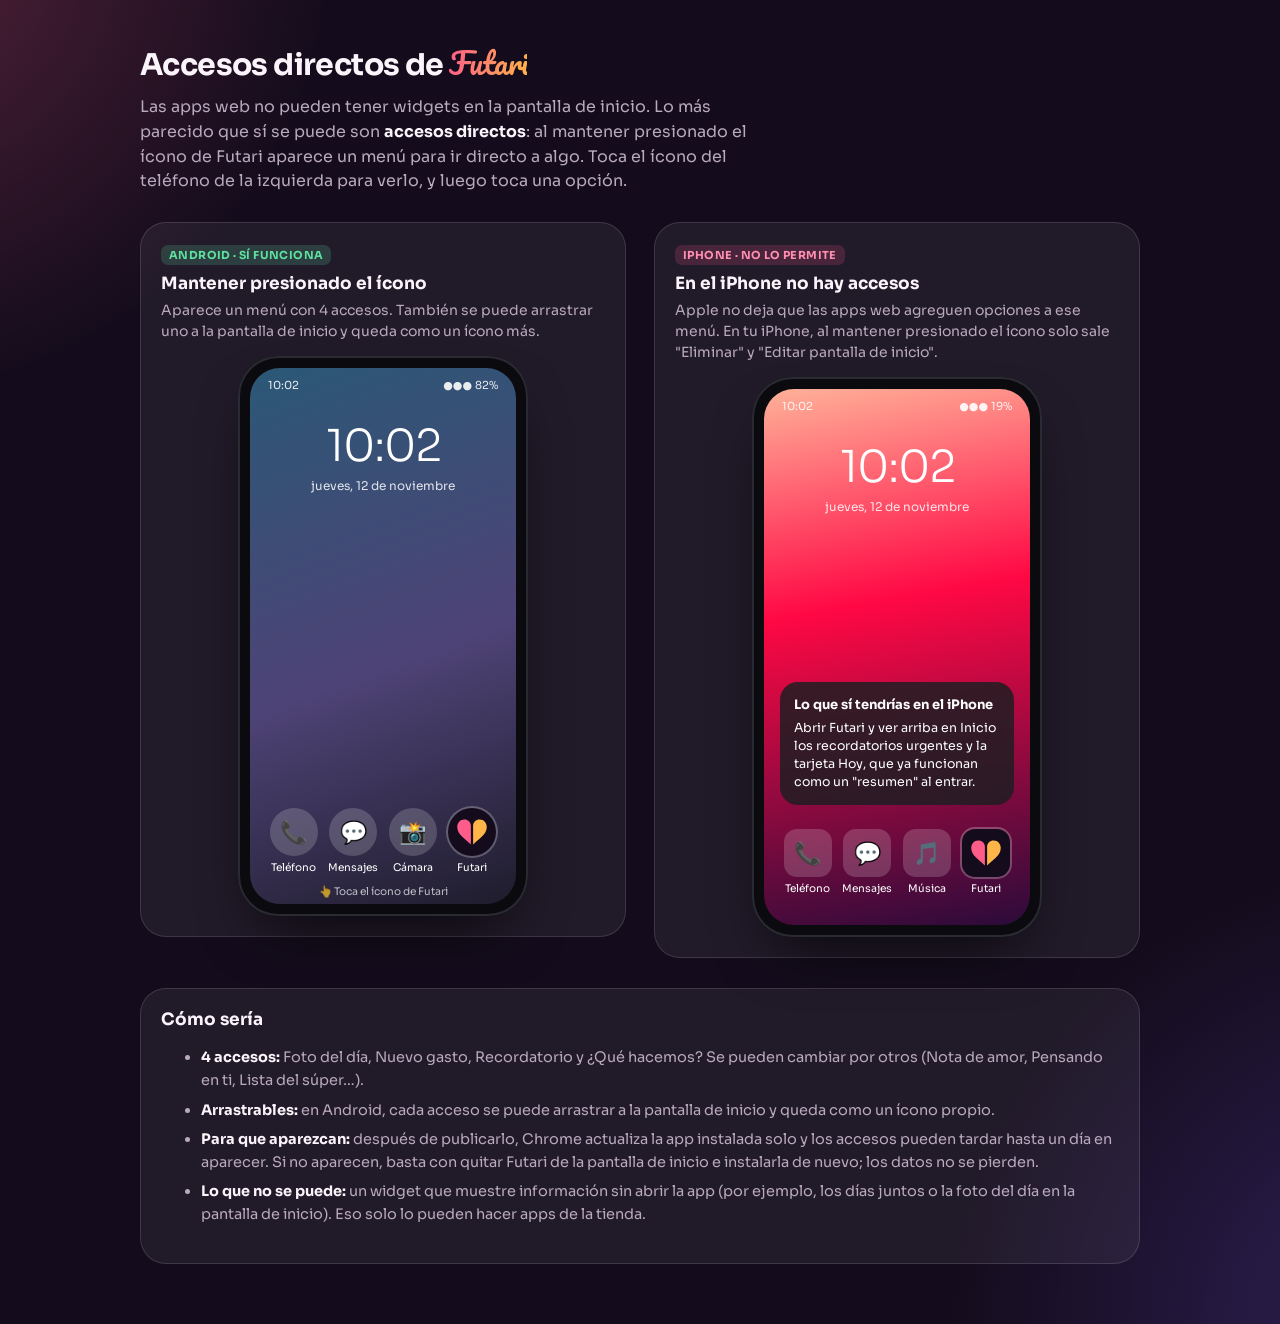
<file: accesos-directos-futari.html>
<!DOCTYPE html>
<html lang="es">
<head>
<meta charset="UTF-8">
<meta name="viewport" content="width=device-width, initial-scale=1">
<title>Futari · Accesos directos</title>
<link href="https://fonts.googleapis.com/css2?family=Sora:wght@400;600;700;800&family=Pacifico&display=swap" rel="stylesheet">
<style>
  :root { --bg:#140C1C; --panel:#1D1326; --line:rgba(255,255,255,.13); --text:#FBF4FA; --muted:#B9A9BE; --g1:#FF5C8A; --g2:#FFB547; --g3:#7B5CFF; }
  * { box-sizing: border-box; }
  body { margin:0; font-family:Sora, system-ui, sans-serif; color:var(--text); background:var(--bg);
    background-image: radial-gradient(60vmax 60vmax at -10% -5%, rgba(255,92,138,.28), transparent 60%), radial-gradient(60vmax 60vmax at 110% 100%, rgba(123,92,255,.25), transparent 60%); min-height:100vh; }
  main { max-width: 1040px; margin:0 auto; padding: 36px 20px 60px; }
  h1 { font-size: 30px; margin: 0 0 6px; letter-spacing:-.6px; }
  h1 .brand { font-family: Pacifico, cursive; font-weight: 400; background: linear-gradient(100deg,var(--g1),var(--g2)); -webkit-background-clip:text; background-clip:text; color:transparent; }
  .lead { color: var(--muted); margin: 0 0 28px; max-width: 640px; line-height: 1.55; }
  .grid { display:grid; grid-template-columns: repeat(auto-fit, minmax(300px, 1fr)); gap: 28px; align-items:start; }
  .card { background: rgba(255,255,255,.06); border:1px solid var(--line); border-radius: 26px; padding: 20px; }
  .card h2 { font-size: 17px; margin: 0 0 4px; }
  .tag { display:inline-block; font-size:11px; font-weight:700; letter-spacing:.4px; text-transform:uppercase; padding:3px 8px; border-radius:7px; margin-bottom:8px; }
  .yes { background: rgba(94,224,160,.18); color:#5EE0A0; } .no { background: rgba(255,92,138,.18); color:#FF8FB0; }
  .card p { color: var(--muted); font-size: 14px; line-height: 1.5; margin: 6px 0 14px; }

  /* Teléfono */
  .phone { position:relative; width: 290px; height: 560px; margin: 0 auto; border-radius: 40px; padding: 12px; background:#0b0b0f; box-shadow: 0 30px 60px -25px rgba(0,0,0,.8), inset 0 0 0 2px #2a2a33; }
  .screen { position:relative; height:100%; border-radius: 30px; overflow:hidden;
    background: linear-gradient(160deg, #2b5876 0%, #4e4376 55%, #1f1c2c 100%); }
  .status { display:flex; justify-content:space-between; font-size:11px; padding: 10px 18px 0; color:#fff; opacity:.9; }
  .clock { text-align:center; color:#fff; margin-top: 26px; }
  .clock b { display:block; font-size: 44px; font-weight: 300; letter-spacing:-1px; }
  .clock span { font-size: 12px; opacity:.85; }
  .apps { position:absolute; left:0; right:0; bottom: 30px; display:grid; grid-template-columns: repeat(4, 1fr); gap: 18px 0; padding: 0 14px; }
  .app { display:flex; flex-direction:column; align-items:center; gap:5px; font-size:10.5px; color:#fff; }
  .ic { width: 48px; height: 48px; border-radius: 50%; display:grid; place-items:center; font-size: 22px; background: rgba(255,255,255,.18); }
  .futari { background: #140C1C; box-shadow: 0 0 0 2px rgba(255,255,255,.25); cursor:pointer; position:relative; }
  .futari svg { width: 34px; height: 30px; }
  .dim { position:absolute; inset:0; background: rgba(0,0,0,.45); backdrop-filter: blur(3px); -webkit-backdrop-filter: blur(3px); opacity:0; pointer-events:none; transition: opacity .2s; }
  .menu { position:absolute; left: 14px; right: 14px; bottom: 112px; background: #2a2433; border-radius: 22px; padding: 6px; box-shadow: 0 20px 40px -10px rgba(0,0,0,.6);
    transform: translateY(10px) scale(.96); opacity:0; pointer-events:none; transition: all .2s; }
  .open .dim { opacity: 1; pointer-events:auto; }
  .open .menu { transform:none; opacity:1; pointer-events:auto; }
  .open .futari { z-index: 3; transform: scale(1.08); }
  .row { display:flex; align-items:center; gap:12px; padding: 11px 12px; border-radius: 16px; color:#fff; font-size: 14px; cursor:pointer; border:0; background:none; width:100%; text-align:left; font-family:inherit; }
  .row:hover { background: rgba(255,255,255,.08); }
  .row .e { width: 34px; height: 34px; border-radius: 50%; background: #140C1C; display:grid; place-items:center; font-size: 17px; flex-shrink:0; }
  .row small { display:block; color: #c9bdd0; font-size: 11.5px; }
  .hint { position:absolute; left:0; right:0; bottom: 6px; text-align:center; font-size: 10.5px; color: rgba(255,255,255,.7); }
  .result { position:absolute; inset:0; background: var(--bg); display:flex; flex-direction:column; align-items:center; justify-content:center; gap:10px; padding: 20px; text-align:center; opacity:0; pointer-events:none; transition: opacity .2s; }
  .result.show { opacity:1; pointer-events:auto; }
  .result .big { font-size: 46px; }
  .result h3 { margin:0; font-size: 18px; }
  .result p { color: var(--muted); font-size: 13px; margin: 0; }
  .btn { margin-top: 8px; border:0; border-radius: 14px; padding: 11px 18px; font: 700 14px Sora, sans-serif; color:#26101A; background: linear-gradient(100deg,var(--g1),var(--g2)); cursor:pointer; }

  /* iPhone */
  .ios .screen { background: linear-gradient(170deg, #ffb199 0%, #ff0844 40%, #2b0b3a 100%); }
  .ios .ic { border-radius: 13px; }
  .ios .futari { border-radius: 13px; }
  .ios-msg { position:absolute; left: 16px; right: 16px; bottom: 120px; background: rgba(30,30,35,.85); color:#fff; border-radius: 18px; padding: 14px; font-size: 12.5px; line-height: 1.45; backdrop-filter: blur(10px); -webkit-backdrop-filter: blur(10px); }
  .ios-msg b { display:block; margin-bottom: 4px; font-size: 13px; }

  .notes { margin-top: 30px; }
  .notes li { color: var(--muted); line-height: 1.6; font-size: 14.5px; margin-bottom: 6px; }
  .notes b { color: var(--text); }
</style>
</head>
<body>
<main>
  <h1>Accesos directos de <span class="brand">Futari</span></h1>
  <p class="lead">Las apps web no pueden tener widgets en la pantalla de inicio. Lo más parecido que sí se puede son <b style="color:var(--text)">accesos directos</b>: al mantener presionado el ícono de Futari aparece un menú para ir directo a algo. Toca el ícono del teléfono de la izquierda para verlo, y luego toca una opción.</p>

  <div class="grid">
    <div class="card">
      <span class="tag yes">Android · sí funciona</span>
      <h2>Mantener presionado el ícono</h2>
      <p>Aparece un menú con 4 accesos. También se puede arrastrar uno a la pantalla de inicio y queda como un ícono más.</p>
      <div class="phone" id="android">
        <div class="screen">
          <div class="status"><span>10:02</span><span>●●● 82%</span></div>
          <div class="clock"><b>10:02</b><span>jueves, 12 de noviembre</span></div>
          <div class="dim" onclick="closeMenu()"></div>
          <div class="menu" role="menu" aria-label="Accesos directos de Futari">
            <button class="row" onclick="openShortcut('📷','Foto del día','Se abre directo la cámara o la galería para subir la foto de hoy.')"><span class="e">📷</span><span>Foto del día<small>Subir la de hoy</small></span></button>
            <button class="row" onclick="openShortcut('💸','Nuevo gasto','Se abre la ventana de Nuevo gasto, lista para escribir el monto.')"><span class="e">💸</span><span>Nuevo gasto<small>Anotar lo que pagaron</small></span></button>
            <button class="row" onclick="openShortcut('🔔','Nuevo recordatorio','Se abre la ventana para anotar un recordatorio (y marcarlo urgente).')"><span class="e">🔔</span><span>Recordatorio<small>Anotar algo para no olvidar</small></span></button>
            <button class="row" onclick="openShortcut('🎲','¿Qué hacemos?','Se abre Decidir para sortear dónde comer o qué hacer.')"><span class="e">🎲</span><span>¿Qué hacemos?<small>Decidir al azar</small></span></button>
          </div>
          <div class="apps">
            <div class="app"><div class="ic">📞</div>Teléfono</div>
            <div class="app"><div class="ic">💬</div>Mensajes</div>
            <div class="app"><div class="ic">📸</div>Cámara</div>
            <div class="app" onclick="toggleMenu()"><div class="ic futari" title="Mantener presionado"><svg viewBox="12 18 76 64"><path d="M47.5 36 C47.5 28 41 22 33 22 C23 22 17 30 17 39 C17 56 35.5 66 47.5 78Z" fill="#FF5C8A"/><path d="M52.5 36 C52.5 28 59 22 67 22 C77 22 83 30 83 39 C83 56 64.5 66 52.5 78Z" fill="#FFB547"/></svg></div>Futari</div>
          </div>
          <div class="hint" id="hint">👆 Toca el ícono de Futari</div>
          <div class="result" id="result"><div class="big" id="rE"></div><h3 id="rT"></h3><p id="rP"></p><button class="btn" onclick="backHome()">Volver al inicio</button></div>
        </div>
      </div>
    </div>

    <div class="card">
      <span class="tag no">iPhone · no lo permite</span>
      <h2>En el iPhone no hay accesos</h2>
      <p>Apple no deja que las apps web agreguen opciones a ese menú. En tu iPhone, al mantener presionado el ícono solo sale "Eliminar" y "Editar pantalla de inicio".</p>
      <div class="phone ios">
        <div class="screen">
          <div class="status"><span>10:02</span><span>●●● 19%</span></div>
          <div class="clock"><b>10:02</b><span>jueves, 12 de noviembre</span></div>
          <div class="ios-msg"><b>Lo que sí tendrías en el iPhone</b>Abrir Futari y ver arriba en Inicio los recordatorios urgentes y la tarjeta Hoy, que ya funcionan como un "resumen" al entrar.</div>
          <div class="apps">
            <div class="app"><div class="ic">📞</div>Teléfono</div>
            <div class="app"><div class="ic">💬</div>Mensajes</div>
            <div class="app"><div class="ic">🎵</div>Música</div>
            <div class="app"><div class="ic futari"><svg viewBox="12 18 76 64"><path d="M47.5 36 C47.5 28 41 22 33 22 C23 22 17 30 17 39 C17 56 35.5 66 47.5 78Z" fill="#FF5C8A"/><path d="M52.5 36 C52.5 28 59 22 67 22 C77 22 83 30 83 39 C83 56 64.5 66 52.5 78Z" fill="#FFB547"/></svg></div>Futari</div>
          </div>
        </div>
      </div>
    </div>
  </div>

  <div class="card notes">
    <h2>Cómo sería</h2>
    <ul>
      <li><b>4 accesos:</b> Foto del día, Nuevo gasto, Recordatorio y ¿Qué hacemos? Se pueden cambiar por otros (Nota de amor, Pensando en ti, Lista del súper…).</li>
      <li><b>Arrastrables:</b> en Android, cada acceso se puede arrastrar a la pantalla de inicio y queda como un ícono propio.</li>
      <li><b>Para que aparezcan:</b> después de publicarlo, Chrome actualiza la app instalada solo y los accesos pueden tardar hasta un día en aparecer. Si no aparecen, basta con quitar Futari de la pantalla de inicio e instalarla de nuevo; los datos no se pierden.</li>
      <li><b>Lo que no se puede:</b> un widget que muestre información sin abrir la app (por ejemplo, los días juntos o la foto del día en la pantalla de inicio). Eso solo lo pueden hacer apps de la tienda.</li>
    </ul>
  </div>
</main>
<script>
  const ph = document.getElementById('android');
  function toggleMenu() { ph.classList.toggle('open'); document.getElementById('hint').textContent = ph.classList.contains('open') ? 'Toca una opción' : '👆 Toca el ícono de Futari'; }
  function closeMenu() { ph.classList.remove('open'); document.getElementById('hint').textContent = '👆 Toca el ícono de Futari'; }
  function openShortcut(e, t, p) {
    document.getElementById('rE').textContent = e; document.getElementById('rT').textContent = t; document.getElementById('rP').textContent = p;
    closeMenu(); document.getElementById('result').classList.add('show');
  }
  function backHome() { document.getElementById('result').classList.remove('show'); }
</script>
</body>
</html>
</file>
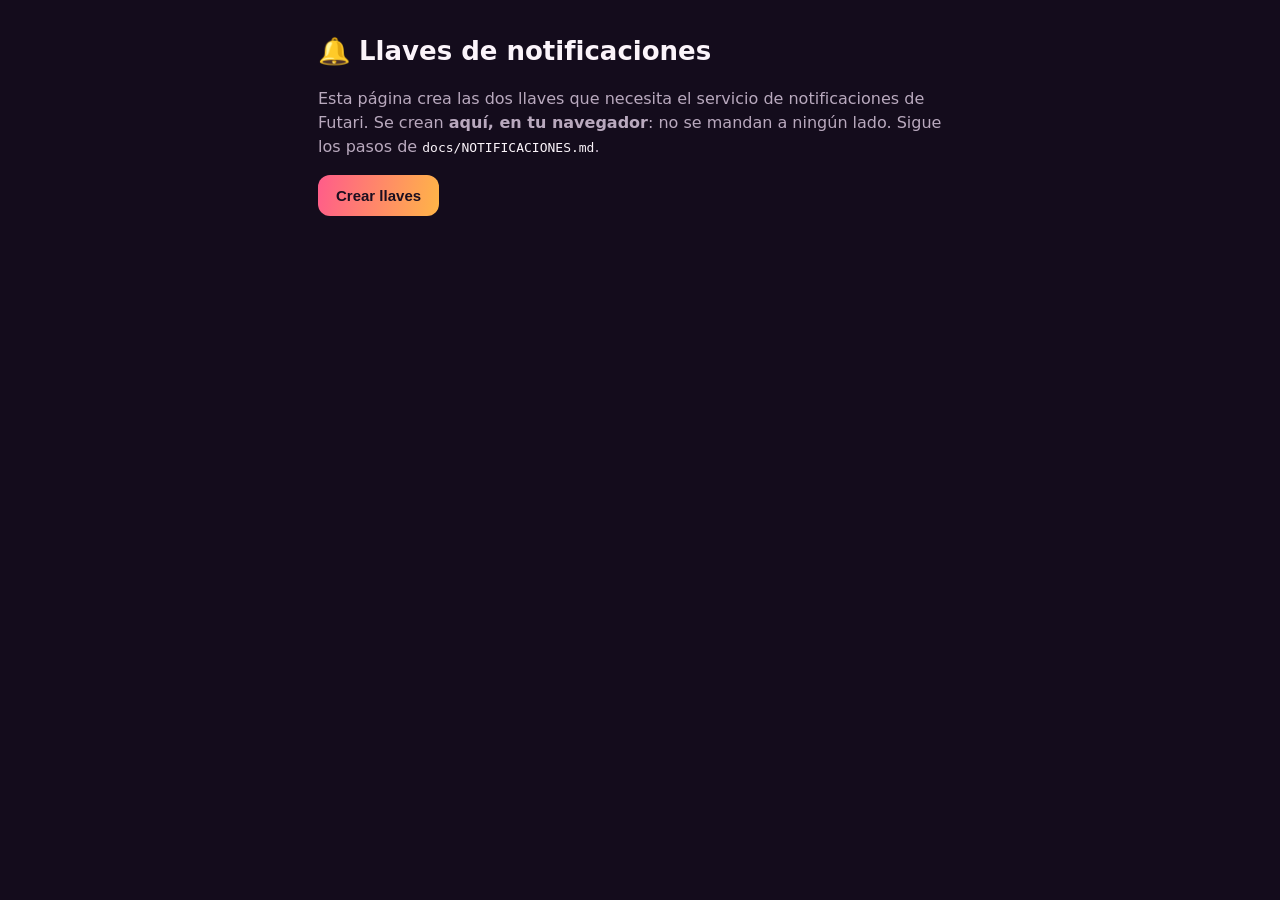
<file: notificaciones/llaves.html>
<!DOCTYPE html>
<html lang="es">
<head>
<meta charset="UTF-8">
<meta name="viewport" content="width=device-width, initial-scale=1">
<meta name="robots" content="noindex">
<title>Futari · Llaves de notificaciones</title>
<style>
  :root { --bg:#140C1C; --panel:#1D1326; --line:rgba(255,255,255,.13); --text:#FBF4FA; --muted:#B9A9BE; --g1:#FF5C8A; --g2:#FFB547; }
  * { box-sizing: border-box; }
  body { margin:0; font-family: system-ui, -apple-system, Segoe UI, Roboto, sans-serif; color:var(--text); background:var(--bg); line-height:1.5; }
  main { max-width: 680px; margin: 0 auto; padding: 32px 18px 60px; }
  h1 { font-size: 26px; margin: 0 0 6px; }
  p, li { color: var(--muted); }
  .card { background: var(--panel); border:1px solid var(--line); border-radius: 18px; padding: 18px; margin: 18px 0; }
  .card h2 { font-size: 16px; margin: 0 0 6px; color: var(--text); }
  textarea { width: 100%; background: #0d0812; color: var(--text); border:1px solid var(--line); border-radius: 12px; padding: 10px; font: 13px ui-monospace, Menlo, Consolas, monospace; resize: none; }
  button { border:0; border-radius: 12px; padding: 12px 18px; font-weight: 700; font-size: 15px; cursor: pointer; background: linear-gradient(100deg,var(--g1),var(--g2)); color:#1b0e1f; }
  button.ghost { background: rgba(255,255,255,.1); color: var(--text); padding: 8px 12px; font-size: 13px; margin-top: 8px; }
  .warn { color: #FFB547; }
  code { color: var(--text); }
</style>
</head>
<body>
<main>
  <h1>🔔 Llaves de notificaciones</h1>
  <p>Esta página crea las dos llaves que necesita el servicio de notificaciones de Futari. Se crean <b>aquí, en tu
    navegador</b>: no se mandan a ningún lado. Sigue los pasos de <code>docs/NOTIFICACIONES.md</code>.</p>
  <button id="gen">Crear llaves</button>
  <div id="out" hidden>
    <div class="card">
      <h2>1. Llave pública <span style="font-weight:400;color:var(--muted)">(no es secreta)</span></h2>
      <p>Va en Cloudflare como variable de texto <code>VAPID_PUBLIC_KEY</code>. También pásasela a Claude para ponerla en la app.</p>
      <textarea id="pub" rows="3" readonly></textarea>
      <button class="ghost" data-copy="pub">Copiar</button>
    </div>
    <div class="card">
      <h2>2. Llave privada <span class="warn">(secreta)</span></h2>
      <p>Va en Cloudflare como <b>secreto</b> (tipo «Secret») con el nombre <code>VAPID_PRIVATE_KEY</code>.
        <span class="warn">No la mandes por chat ni la guardes en el repositorio.</span> Si la pierdes, crea llaves nuevas
        (y habrá que volver a activar las notificaciones en los teléfonos).</p>
      <textarea id="priv" rows="2" readonly></textarea>
      <button class="ghost" data-copy="priv">Copiar</button>
    </div>
    <p>Cuando las copies, cierra esta página: al volver a abrirla saldrían llaves distintas.</p>
  </div>
</main>
<script>
  const b64u = buf => btoa(String.fromCharCode(...new Uint8Array(buf))).replace(/\+/g, '-').replace(/\//g, '_').replace(/=+$/, '');
  document.getElementById('gen').onclick = async () => {
    const k = await crypto.subtle.generateKey({ name: 'ECDSA', namedCurve: 'P-256' }, true, ['sign', 'verify']);
    document.getElementById('pub').value = b64u(await crypto.subtle.exportKey('raw', k.publicKey));
    document.getElementById('priv').value = (await crypto.subtle.exportKey('jwk', k.privateKey)).d;
    document.getElementById('out').hidden = false;
    document.getElementById('gen').hidden = true;
  };
  document.querySelectorAll('[data-copy]').forEach(b => b.onclick = async () => {
    const t = document.getElementById(b.dataset.copy);
    try { await navigator.clipboard.writeText(t.value); } catch { t.select(); document.execCommand('copy'); }
    b.textContent = '¡Copiada!'; setTimeout(() => b.textContent = 'Copiar', 1500);
  });
</script>
</body>
</html>
</file>
